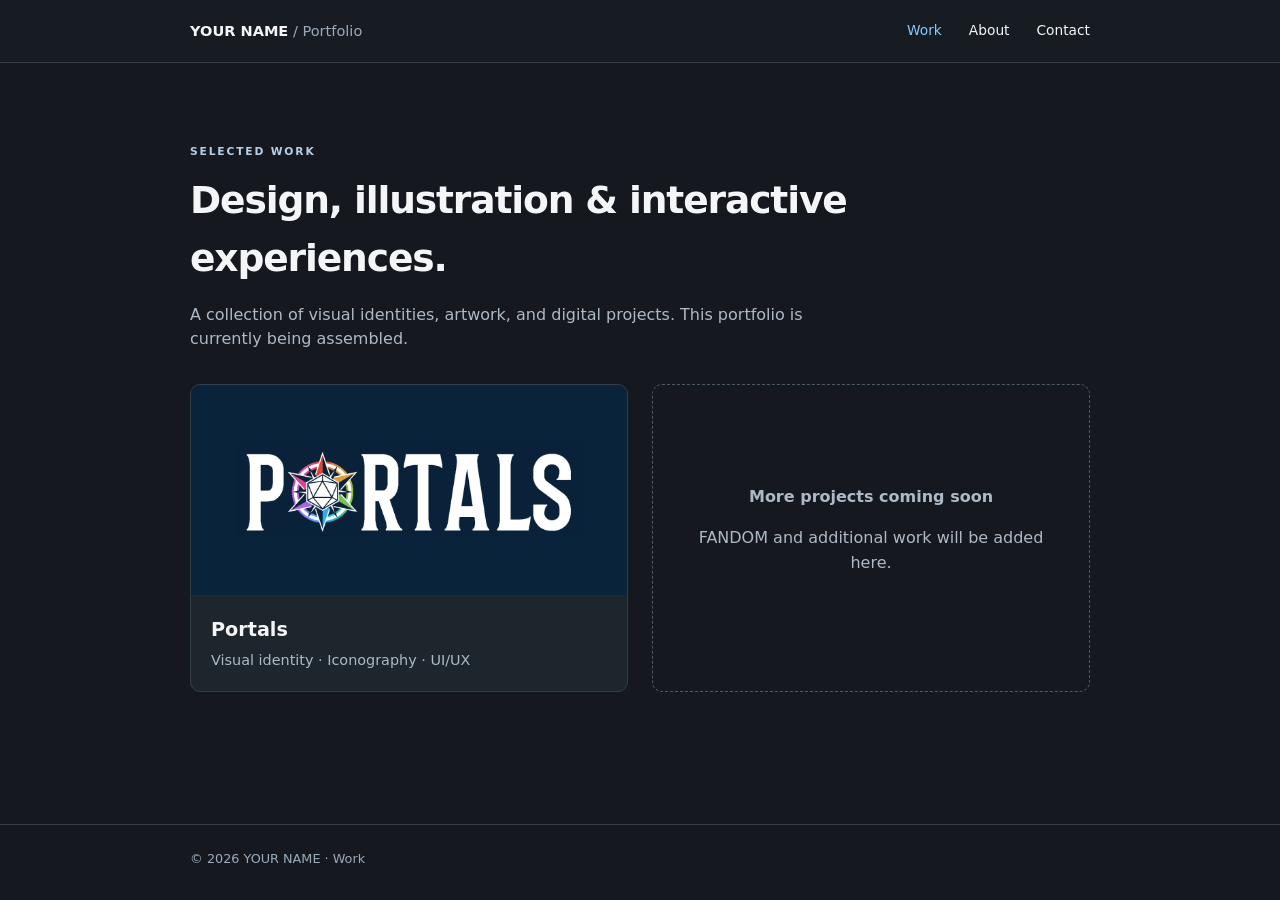
<file: index.html>
<!doctype html><html lang="en"><head><meta charset="utf-8"><meta name="viewport" content="width=device-width,initial-scale=1"><meta name="description" content="Portfolio of visual identity, illustration, and interactive design projects."><title>Portfolio — Work</title><link rel="stylesheet" href="css/style.css"></head><body><header class="site-header"><nav class="container nav" aria-label="Main navigation"><a class="brand" href="index.html">YOUR NAME<span> / Portfolio</span></a><div class="nav-links"><a href="index.html" aria-current="page">Work</a><a href="about.html" >About</a><a href="contact.html" >Contact</a></div></nav></header><main class="container simple-page"><p class="eyebrow">Selected work</p><h1 class="page-heading">Design, illustration & interactive experiences.</h1><p class="intro">A collection of visual identities, artwork, and digital projects. This portfolio is currently being assembled.</p><div class="project-grid"><a class="project-card" href="projects/portals.html"><div class="project-thumb"><img src="assets/portals/wordmark.png" alt="Portals wordmark with compass emblem"></div><div class="copy"><h2>Portals</h2><p>Visual identity · Iconography · UI/UX</p></div></a><div class="coming-soon"><div><strong>More projects coming soon</strong><p>FANDOM and additional work will be added here.</p></div></div></div></main><footer class="footer"><div class="container">© <span id="year">2026</span> YOUR NAME · <a href="index.html">Work</a></div></footer><script>document.getElementById('year').textContent=new Date().getFullYear()</script></body></html>
</file>
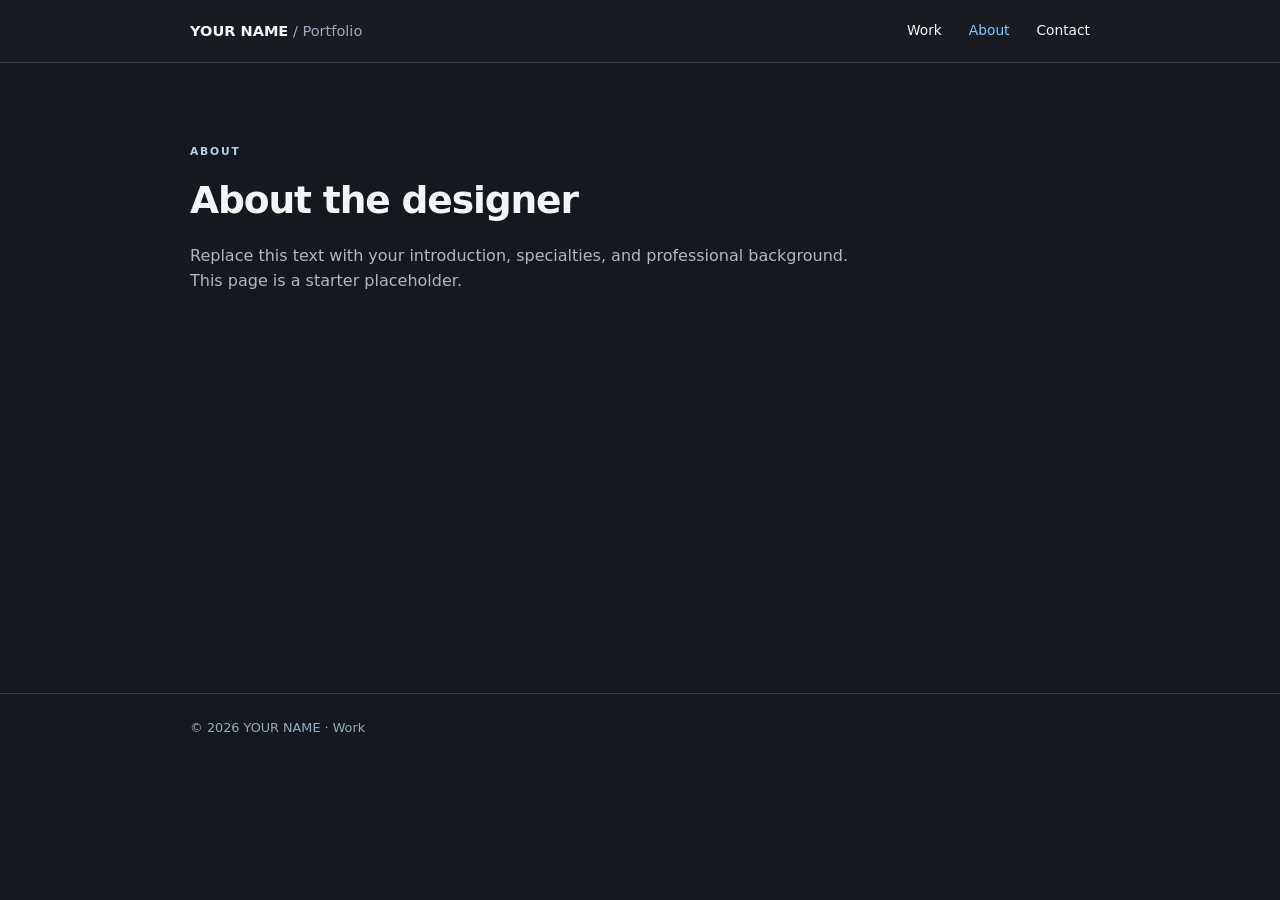
<file: about.html>
<!doctype html><html lang="en"><head><meta charset="utf-8"><meta name="viewport" content="width=device-width,initial-scale=1"><meta name="description" content="Portfolio of visual identity, illustration, and interactive design projects."><title>About — Portfolio</title><link rel="stylesheet" href="css/style.css"></head><body><header class="site-header"><nav class="container nav" aria-label="Main navigation"><a class="brand" href="index.html">YOUR NAME<span> / Portfolio</span></a><div class="nav-links"><a href="index.html" >Work</a><a href="about.html" aria-current="page">About</a><a href="contact.html" >Contact</a></div></nav></header><main class="container simple-page"><p class="eyebrow">About</p><h1 class="page-heading">About the designer</h1><p class="intro">Replace this text with your introduction, specialties, and professional background. This page is a starter placeholder.</p></main><footer class="footer"><div class="container">© <span id="year">2026</span> YOUR NAME · <a href="index.html">Work</a></div></footer><script>document.getElementById('year').textContent=new Date().getFullYear()</script></body></html>
</file>
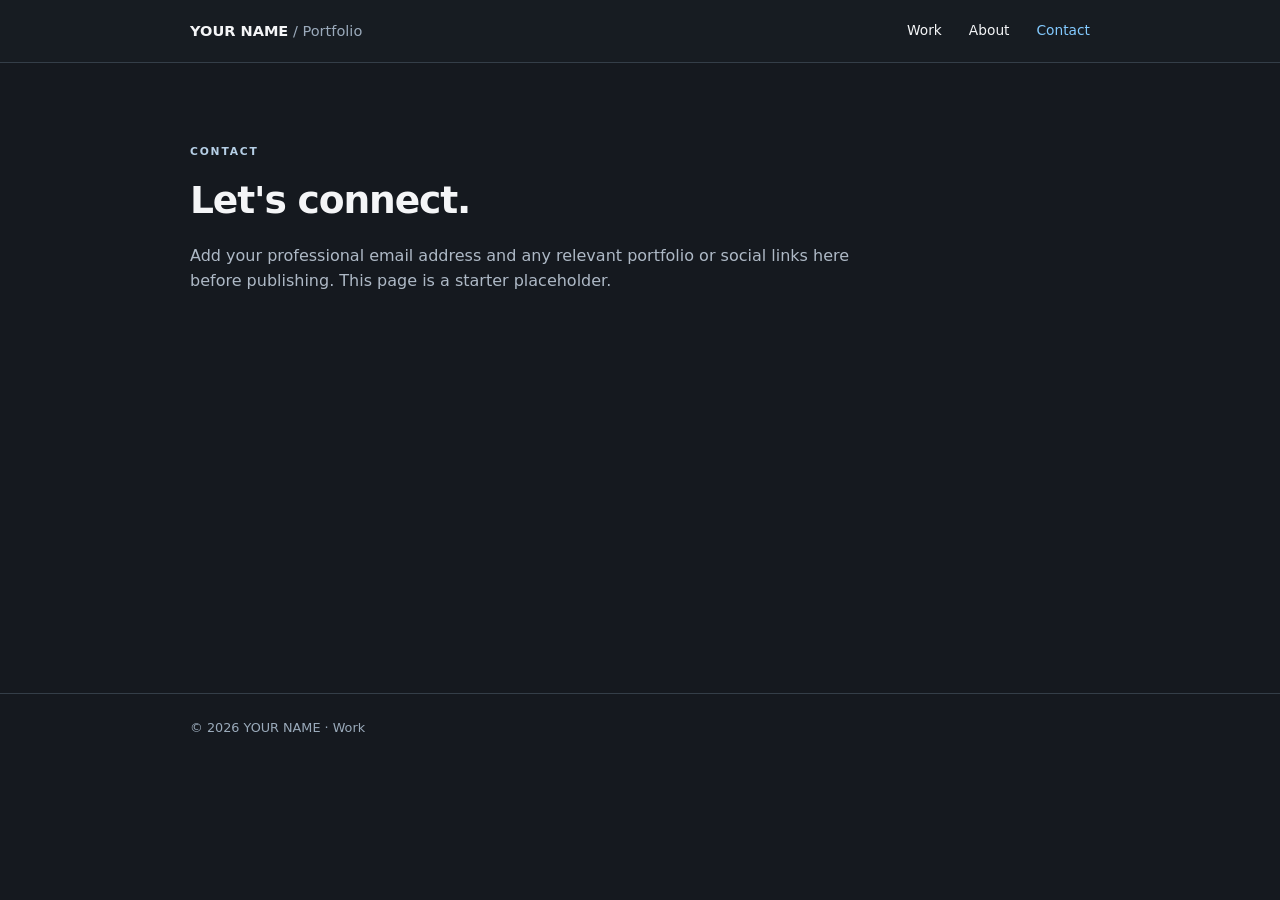
<file: contact.html>
<!doctype html><html lang="en"><head><meta charset="utf-8"><meta name="viewport" content="width=device-width,initial-scale=1"><meta name="description" content="Portfolio of visual identity, illustration, and interactive design projects."><title>Contact — Portfolio</title><link rel="stylesheet" href="css/style.css"></head><body><header class="site-header"><nav class="container nav" aria-label="Main navigation"><a class="brand" href="index.html">YOUR NAME<span> / Portfolio</span></a><div class="nav-links"><a href="index.html" >Work</a><a href="about.html" >About</a><a href="contact.html" aria-current="page">Contact</a></div></nav></header><main class="container simple-page"><p class="eyebrow">Contact</p><h1 class="page-heading">Let's connect.</h1><p class="intro">Add your professional email address and any relevant portfolio or social links here before publishing. This page is a starter placeholder.</p></main><footer class="footer"><div class="container">© <span id="year">2026</span> YOUR NAME · <a href="index.html">Work</a></div></footer><script>document.getElementById('year').textContent=new Date().getFullYear()</script></body></html>
</file>
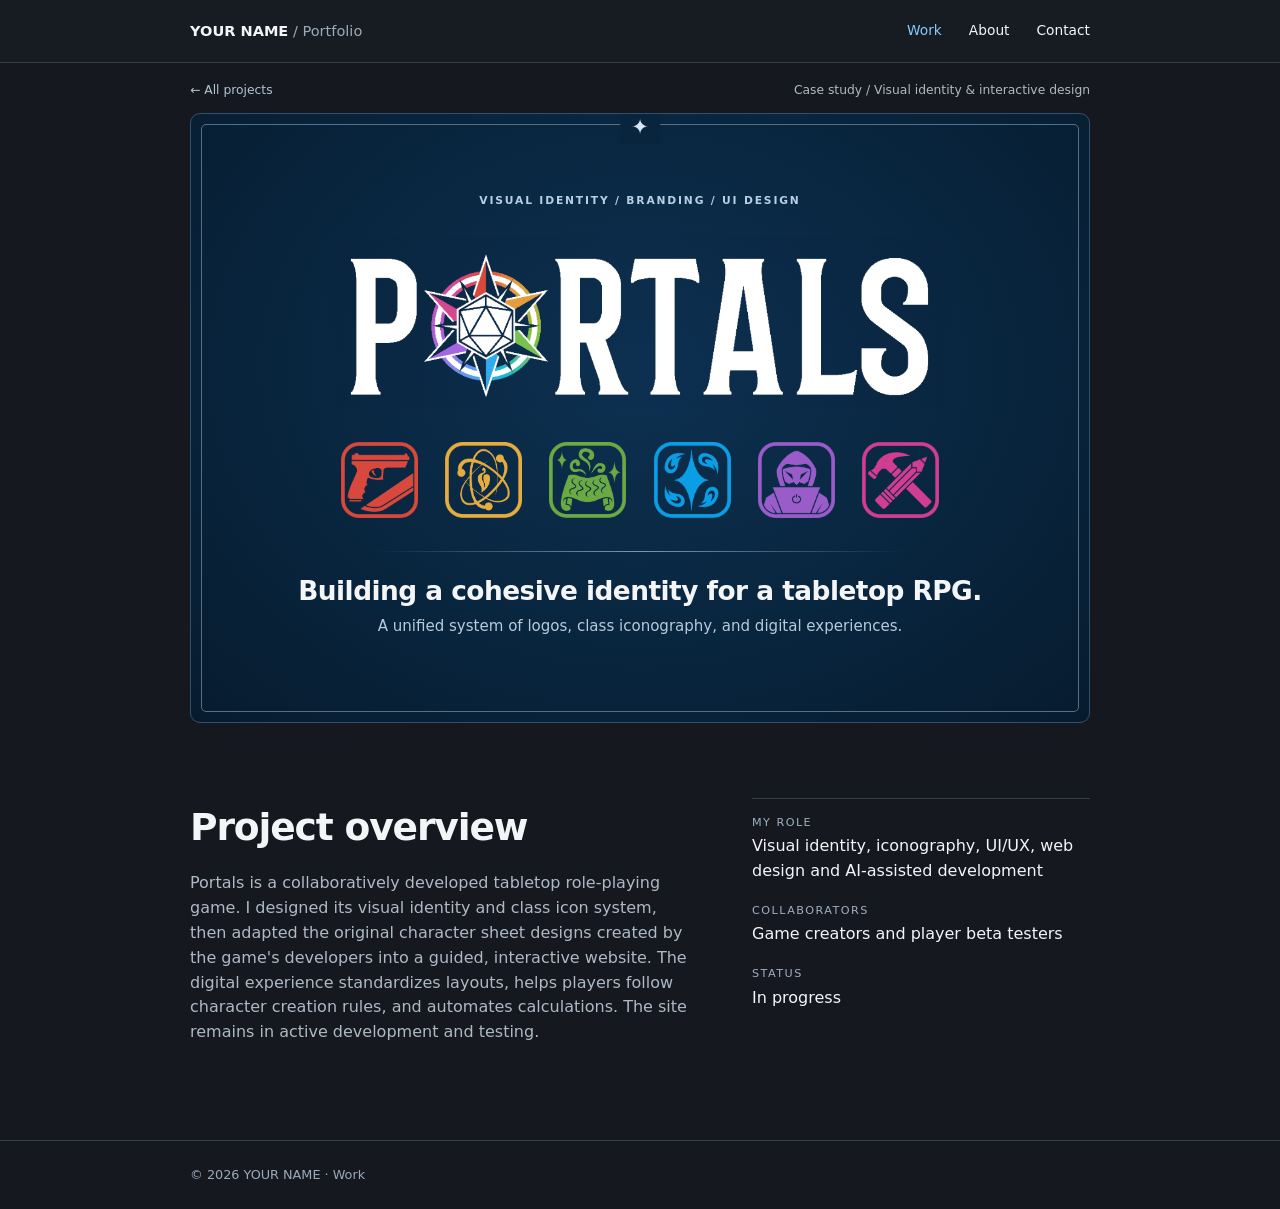
<file: projects/portals.html>
<!doctype html><html lang="en"><head><meta charset="utf-8"><meta name="viewport" content="width=device-width,initial-scale=1"><meta name="description" content="Portfolio of visual identity, illustration, and interactive design projects."><title>Portals — Visual Identity Case Study</title><link rel="stylesheet" href="../css/style.css"></head><body><header class="site-header"><nav class="container nav" aria-label="Main navigation"><a class="brand" href="../index.html">YOUR NAME<span> / Portfolio</span></a><div class="nav-links"><a href="../index.html" aria-current="page">Work</a><a href="../about.html" >About</a><a href="../contact.html" >Contact</a></div></nav></header><main class="container"><div class="crumb"><a href="../index.html">← All projects</a><span>Case study / Visual identity & interactive design</span></div><section class="hero" aria-labelledby="hero-title"><div class="eyebrow">Visual identity / Branding / UI design</div><img class="wordmark" src="../assets/portals/wordmark.png" alt="Portals wordmark with multicolored compass and d20 emblem replacing the O"><div class="classes" aria-label="Six class logos in 2026 palette order"><img src="../assets/portals/warrior.png" alt="Warrior logo"><img src="../assets/portals/savant.png" alt="Savant logo"><img src="../assets/portals/caster.png" alt="Caster logo"><img src="../assets/portals/mage.png" alt="Mage logo"><img src="../assets/portals/technician.png" alt="Technician logo"><img src="../assets/portals/artisan.png" alt="Artisan logo"></div><div class="hero-rule"></div><h1 id="hero-title">Building a cohesive identity for a tabletop RPG.</h1><p class="sub">A unified system of logos, class iconography, and digital experiences.</p></section><section class="overview" id="overview"><div><h2>Project overview</h2><p>Portals is a collaboratively developed tabletop role-playing game. I designed its visual identity and class icon system, then adapted the original character sheet designs created by the game's developers into a guided, interactive website. The digital experience standardizes layouts, helps players follow character creation rules, and automates calculations. The site remains in active development and testing.</p></div><dl class="meta"><dt>My role</dt><dd>Visual identity, iconography, UI/UX, web design and AI-assisted development</dd><dt>Collaborators</dt><dd>Game creators and player beta testers</dd><dt>Status</dt><dd>In progress</dd></dl></section></main><footer class="footer"><div class="container">© <span id="year">2026</span> YOUR NAME · <a href="../index.html">Work</a></div></footer><script>document.getElementById('year').textContent=new Date().getFullYear()</script></body></html>
</file>
<file: css/style.css>
/* Portfolio starter — edit colors and dimensions here */
:root{color-scheme:dark;--bg:#15191f;--header:#171c22;--text:#f4f5f7;--muted:#aeb9c6;--line:#343e48;--accent:#83caff;--hero:#08243c}
*{box-sizing:border-box}html{scroll-behavior:smooth}body{margin:0;background:var(--bg);color:var(--text);font:16px/1.55 system-ui,-apple-system,"Segoe UI",sans-serif}a{color:inherit;text-decoration:none}a:hover{text-decoration:underline;text-underline-offset:5px}a:focus-visible{outline:3px solid var(--accent);outline-offset:4px}img{max-width:100%}.container{width:min(100% - 40px,900px);margin-inline:auto}.site-header{background:var(--header);border-bottom:1px solid var(--line)}.nav{min-height:62px;display:flex;align-items:center;justify-content:space-between;gap:24px}.brand{font-size:.91rem;font-weight:750}.brand span{color:#9baabb;font-weight:400}.nav-links{display:flex;align-items:center;gap:27px;font-size:.86rem}.nav-links a[aria-current=page]{color:var(--accent)}.crumb{display:flex;justify-content:space-between;align-items:center;gap:16px;padding:18px 0 13px;color:#b3c2d2;font-size:.77rem}.crumb span{color:#aeb9c6}.hero{position:relative;isolation:isolate;overflow:hidden;text-align:center;border:1px solid #31526c;border-radius:10px;background:radial-gradient(ellipse at 50% 42%,#0d3151,#08243c 62%,#071b2e);padding:clamp(25px,3.5vh,38px) clamp(28px,5vw,65px) clamp(26px,4vh,40px);min-height:min(610px,calc(100svh - 132px));display:flex;flex-direction:column;align-items:center;justify-content:center}.hero:before{content:"";position:absolute;inset:10px;border:1px solid #53708b;border-radius:5px;pointer-events:none}.hero:after{content:"✦";position:absolute;top:-3px;left:50%;transform:translateX(-50%);color:#d5e7f6;background:#09253e;padding:0 11px;font-size:21px}.hero>*{position:relative;z-index:1}.eyebrow{color:#b6cfe6;font-size:.67rem;letter-spacing:.17em;text-transform:uppercase;font-weight:700}.wordmark{display:block;width:min(100%,620px);height:auto;max-height:clamp(100px,23svh,185px);object-fit:contain;margin:clamp(15px,3vh,27px) auto clamp(20px,4vh,34px)}.classes{width:min(100%,600px);display:grid;grid-template-columns:repeat(6,minmax(0,1fr));align-items:center;gap:clamp(12px,2.4vw,25px)}.classes img{display:block;width:100%;max-width:77px;aspect-ratio:1;object-fit:contain;margin:auto}.hero-rule{height:1px;width:min(100%,530px);background:linear-gradient(90deg,transparent,#7897b2,transparent);margin:clamp(20px,3.7vh,32px) auto clamp(13px,2.5vh,22px)}.hero h1{font-size:clamp(1.22rem,2.3vw,1.65rem);line-height:1.3;letter-spacing:-.02em;margin:0 0 7px}.hero .sub{color:#b8cadb;font-size:clamp(.8rem,1.3vw,.94rem);margin:0}.overview{display:grid;grid-template-columns:1.5fr 1fr;gap:55px;padding:75px 0 95px}.overview h2,.page-heading{font-size:clamp(1.7rem,3vw,2.35rem);letter-spacing:-.03em;margin:0 0 15px}.overview p,.intro{color:var(--muted);max-width:660px;margin:0}.meta{margin:0;border-top:1px solid var(--line);padding-top:15px}.meta dt{font-size:.7rem;text-transform:uppercase;letter-spacing:.13em;color:#9eafc0;margin:0 0 3px}.meta dd{margin:0 0 18px}.footer{border-top:1px solid var(--line);padding:24px 0;color:#9aaaba;font-size:.8rem}.simple-page{padding:70px 0 100px;min-height:70vh}.project-grid{display:grid;grid-template-columns:repeat(2,minmax(0,1fr));gap:24px;margin:32px 0}.project-card{display:block;border:1px solid var(--line);border-radius:10px;overflow:hidden;background:#1d252d}.project-card:hover{border-color:#718ca5;text-decoration:none}.project-thumb{min-height:210px;display:grid;place-items:center;padding:25px;background:#09233a}.project-thumb img{max-width:90%;max-height:150px;object-fit:contain}.project-card .copy{padding:20px}.project-card h2{margin:0 0 4px;font-size:1.2rem}.project-card p{color:var(--muted);margin:0;font-size:.9rem}.coming-soon{border:1px dashed #4d5a67;border-radius:10px;display:grid;place-items:center;min-height:300px;color:#aeb9c6;padding:25px;text-align:center}.note{margin-top:24px;color:var(--muted);font-size:.92rem}
@media(max-width:650px){.container{width:min(100% - 28px,900px)}.nav{min-height:60px}.nav-links{gap:14px;font-size:.8rem}.brand{font-size:.81rem}.crumb{padding:14px 0 12px}.crumb span{display:none}.hero{min-height:0;padding:34px 23px 39px}.hero:before{inset:8px}.eyebrow{font-size:.58rem;letter-spacing:.1em}.wordmark{width:100%;max-height:none;margin:26px auto 30px}.classes{grid-template-columns:repeat(3,minmax(0,1fr));max-width:310px;gap:17px 20px}.classes img{max-width:72px}.hero-rule{margin:27px auto 21px}.hero h1{font-size:clamp(1.2rem,5vw,1.5rem)}.overview{grid-template-columns:1fr;gap:28px;padding:52px 0 70px}.project-grid{grid-template-columns:1fr}.simple-page{padding:45px 0 70px}}
@media(max-width:350px){.nav-links{gap:9px}.brand span{display:none}}
@media(min-width:651px) and (max-height:670px){.hero{min-height:0;padding-top:21px;padding-bottom:22px}.wordmark{max-height:115px;margin:12px auto 17px}.classes img{max-width:62px}.hero-rule{margin:16px auto 13px}}
</file>
